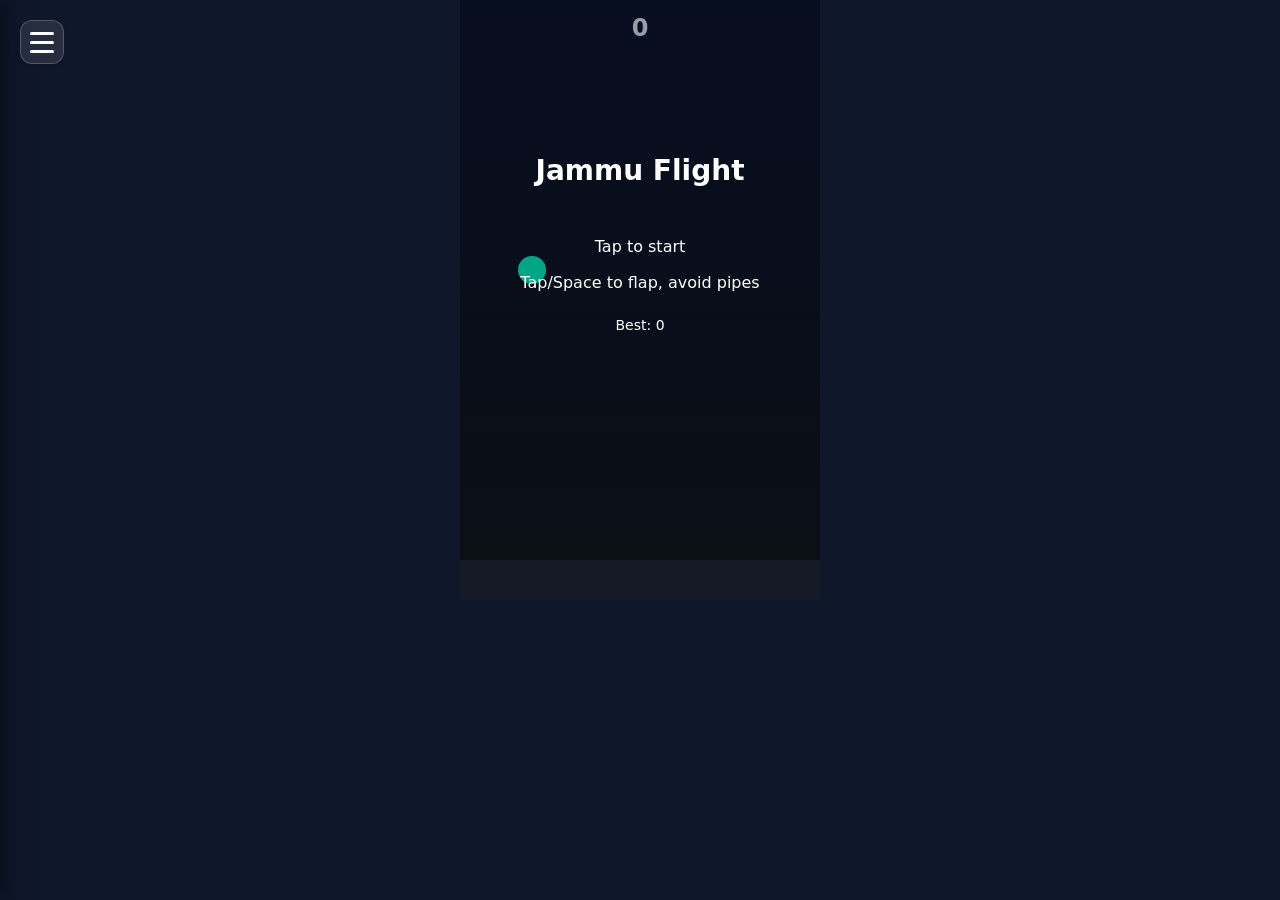
<file: index.html>
<!DOCTYPE html>
<html>

<head>
  <meta charset="UTF-8">
  <meta name="viewport" content="width=device-width, initial-scale=1.0, maximum-scale=1.0, user-scalable=no">
  <title>Jammu Flight</title>
  <style>
    body {
      margin: 0;
      overflow: hidden;
      background: #111;
      touch-action: none;
    }

    canvas {
      display: block;
      margin: auto;
      background: #222;
      max-width: 100%;
      height: auto;
      max-height: 100vh;
      object-fit: contain;
    }
  </style>
</head>

<body>
  <canvas id="game"></canvas>
  <script src="menu.js"></script>
  <script>
    (() => {
      const canvas = document.getElementById("game");
      const ctx = canvas.getContext("2d");
      canvas.width = 360;
      canvas.height = 600;
      let state = 'start';
      let player, pipes, lastSpawn, spawnInterval, speed, gap, score, best, lastTime, shake, particles, pulse;
      let ac = null, muted = false, audioReady = false;
      function resetGame() {
        player = { x: 72, y: canvas.height * 0.45, r: 14, vy: 0, rot: 0 };
        pipes = [];
        speed = 2.2;
        gap = 160;
        spawnInterval = 1400;
        lastSpawn = 0;
        score = 0;
        best = +(localStorage.getItem('jammuBest') || 0);
        lastTime = 0;
        shake = 0;
        particles = [];
        pulse = 0;
      }
      function unlockAudio() {
        if (!ac) ac = new (window.AudioContext || window.webkitAudioContext)();
        if (ac.state === 'suspended') ac.resume();
        audioReady = true;
      }
      function sfx(type) {
        if (!audioReady || muted) return;
        const t = ac.currentTime;
        const o = ac.createOscillator();
        const g = ac.createGain();
        let f = 440, dur = 0.09, curve = 'sine';
        if (type === 'flap') { f = 700; dur = 0.06; curve = 'triangle'; }
        else if (type === 'score') { f = 950; dur = 0.07; curve = 'square'; }
        else if (type === 'hit') { f = 160; dur = 0.2; curve = 'sawtooth'; }
        o.type = curve;
        o.frequency.setValueAtTime(f, t);
        g.gain.setValueAtTime(0.0001, t);
        g.gain.exponentialRampToValueAtTime(0.3, t + 0.01);
        g.gain.exponentialRampToValueAtTime(0.0001, t + dur);
        o.connect(g); g.connect(ac.destination);
        o.start(t); o.stop(t + dur + 0.02);
      }
      function spawnPipe() {
        const margin = 40;
        const range = canvas.height - margin * 2 - gap;
        const gapY = margin + Math.random() * range + gap / 2;
        const w = 56;
        pipes.push({ x: canvas.width + 20, w, gapY, gap, passed: false });
      }
      function addParticles(x, y, color) {
        for (let i = 0; i < 8; i++) {
          const a = Math.random() * Math.PI * 2;
          const s = 1 + Math.random() * 2.2;
          particles.push({ x, y, vx: Math.cos(a) * s, vy: Math.sin(a) * s, life: 1, color });
        }
      }
      function collides(p, pipe) {
        const px1 = pipe.x, px2 = pipe.x + pipe.w;
        const topY = pipe.gapY - pipe.gap / 2;
        const botY = pipe.gapY + pipe.gap / 2;
        const cx = p.x, cy = p.y, r = p.r;
        if (cx + r < px1 || cx - r > px2) return false;
        if (cy - r < topY) return true;
        if (cy + r > botY) return true;
        return false;
      }
      function drawRoundedRect(x, y, w, h, r) {
        ctx.beginPath();
        ctx.moveTo(x + r, y);
        ctx.arcTo(x + w, y, x + w, y + h, r);
        ctx.arcTo(x + w, y + h, x, y + h, r);
        ctx.arcTo(x, y + h, x, y, r);
        ctx.arcTo(x, y, x + w, y, r);
        ctx.closePath();
        ctx.fill();
      }
      function update(dt) {
        const k = dt / 16.6667;
        if (state === 'play') {
          player.vy += 0.4 * k;
          player.y += player.vy * k;
          player.rot = Math.max(-0.6, Math.min(1.0, player.vy * 0.06));
          for (let i = pipes.length - 1; i >= 0; i--) {
            const pipe = pipes[i];
            pipe.x -= speed * k;
            if (!pipe.passed && pipe.x + pipe.w < player.x) {
              pipe.passed = true;
              score += 1;
              sfx('score');
              addParticles(player.x + player.r + 2, player.y, '#0ff');
            }
            if (pipe.x + pipe.w < -10) pipes.splice(i, 1);
            if (collides(player, pipe)) {
              state = 'over';
              shake = 10;
              sfx('hit');
              if (score > best) { best = score; localStorage.setItem('jammuBest', best); }
            }
          }
          lastSpawn += dt;
          if (lastSpawn > spawnInterval) { lastSpawn = 0; spawnPipe(); }
          speed += 0.0008 * dt;
          if (gap > 110) gap -= 0.002 * dt;
          const ground = canvas.height - 40;
          if (player.y + player.r > ground || player.y - player.r < 0) {
            state = 'over';
            shake = 10;
            sfx('hit');
            if (score > best) { best = score; localStorage.setItem('jammuBest', best); }
          }
        }
        for (let i = particles.length - 1; i >= 0; i--) {
          const p = particles[i];
          p.x += p.vx * k; p.y += p.vy * k; p.vy += 0.03 * k; p.life -= 0.02 * k;
          if (p.life <= 0) particles.splice(i, 1);
        }
        pulse = Math.max(0, pulse - 0.05 * k);
        if (shake > 0) shake -= 0.6 * k;
      }
      function draw() {
        const g = ctx.createLinearGradient(0, 0, 0, canvas.height);
        g.addColorStop(0, '#0b1530');
        g.addColorStop(1, '#101820');
        ctx.fillStyle = g;
        ctx.fillRect(0, 0, canvas.width, canvas.height);
        const ground = canvas.height - 40;
        ctx.fillStyle = '#1e2a3a';
        ctx.fillRect(0, ground, canvas.width, 40);
        ctx.save();
        if (shake > 0) {
          ctx.translate((Math.random() - 0.5) * shake, (Math.random() - 0.5) * shake);
        }
        for (const pipe of pipes) {
          ctx.fillStyle = '#2ecc71';
          const topY = 0;
          const topH = pipe.gapY - pipe.gap / 2;
          drawRoundedRect(pipe.x, topY, pipe.w, topH, 6);
          const botY = pipe.gapY + pipe.gap / 2;
          drawRoundedRect(pipe.x, botY, pipe.w, canvas.height - botY - 40, 6);
          ctx.fillStyle = '#27ae60';
          ctx.fillRect(pipe.x, topH - 10, pipe.w, 10);
          ctx.fillRect(pipe.x, botY, pipe.w, 10);
        }
        for (const p of particles) {
          ctx.globalAlpha = Math.max(0, p.life);
          ctx.fillStyle = p.color || '#0ff';
          ctx.beginPath();
          ctx.arc(p.x, p.y, 2 + 2 * p.life, 0, Math.PI * 2);
          ctx.fill();
          ctx.globalAlpha = 1;
        }
        ctx.save();
        ctx.translate(player.x, player.y);
        ctx.rotate(player.rot);
        const pr = player.r * (1 + pulse * 0.15);
        ctx.fillStyle = '#00ffcc';
        ctx.beginPath();
        ctx.arc(0, 0, pr, 0, Math.PI * 2);
        ctx.fill();
        ctx.restore();
        ctx.restore();
        ctx.fillStyle = '#e9f0ff';
        ctx.font = '700 24px system-ui, Arial, sans-serif';
        ctx.textAlign = 'center';
        ctx.fillText(String(score), canvas.width / 2, 36);
        if (state === 'start') {
          ctx.fillStyle = 'rgba(0,0,0,0.35)';
          ctx.fillRect(0, 0, canvas.width, canvas.height);
          ctx.fillStyle = '#fff';
          ctx.font = '700 28px system-ui, Arial, sans-serif';
          ctx.fillText('Jammu Flight', canvas.width / 2, canvas.height * 0.3);
          ctx.font = '500 16px system-ui, Arial, sans-serif';
          ctx.fillText('Tap to start', canvas.width / 2, canvas.height * 0.42);
          ctx.fillText('Tap/Space to flap, avoid pipes', canvas.width / 2, canvas.height * 0.48);
          ctx.font = '500 14px system-ui, Arial, sans-serif';
          ctx.fillText('Best: ' + (localStorage.getItem('jammuBest') || 0), canvas.width / 2, canvas.height * 0.55);
        } else if (state === 'over') {
          ctx.fillStyle = 'rgba(0,0,0,0.45)';
          ctx.fillRect(0, 0, canvas.width, canvas.height);
          ctx.fillStyle = '#fff';
          ctx.font = '700 28px system-ui, Arial, sans-serif';
          ctx.fillText('Game Over', canvas.width / 2, canvas.height * 0.35);
          ctx.font = '600 18px system-ui, Arial, sans-serif';
          ctx.fillText('Score: ' + score + '   Best: ' + best, canvas.width / 2, canvas.height * 0.45);
          ctx.font = '500 16px system-ui, Arial, sans-serif';
          ctx.fillText('Tap to restart', canvas.width / 2, canvas.height * 0.54);
        }
      }
      function flap() {
        if (state === 'start') { startGame(); return; }
        if (state !== 'play') return;
        player.vy = -7.8;
        player.rot = -0.5;
        pulse = 1;
        addParticles(player.x - player.r - 2, player.y, '#00ffcc');
        sfx('flap');
      }
      function startGame() {
        unlockAudio();
        resetGame();
        state = 'play';
        lastTime = performance.now();
      }
      function restart() {
        resetGame();
        state = 'start';
      }
      function onPointer() {
        if (state === 'start') { startGame(); return; }
        if (state === 'play') { flap(); return; }
        if (state === 'over') { restart(); return; }
      }
      document.addEventListener('pointerdown', onPointer);
      document.addEventListener('keydown', (e) => {
        if (e.code === 'Space' || e.code === 'ArrowUp') { e.preventDefault(); onPointer(); }
        if (e.key.toLowerCase() === 'm') { muted = !muted; }
      });
      resetGame();
      function loop(t) {
        if (!lastTime) lastTime = t;
        const dt = Math.min(50, t - lastTime);
        lastTime = t;
        update(dt);
        draw();
        requestAnimationFrame(loop);
      }
      requestAnimationFrame(loop);
    })();
  </script>
</body>

</html>
</file>
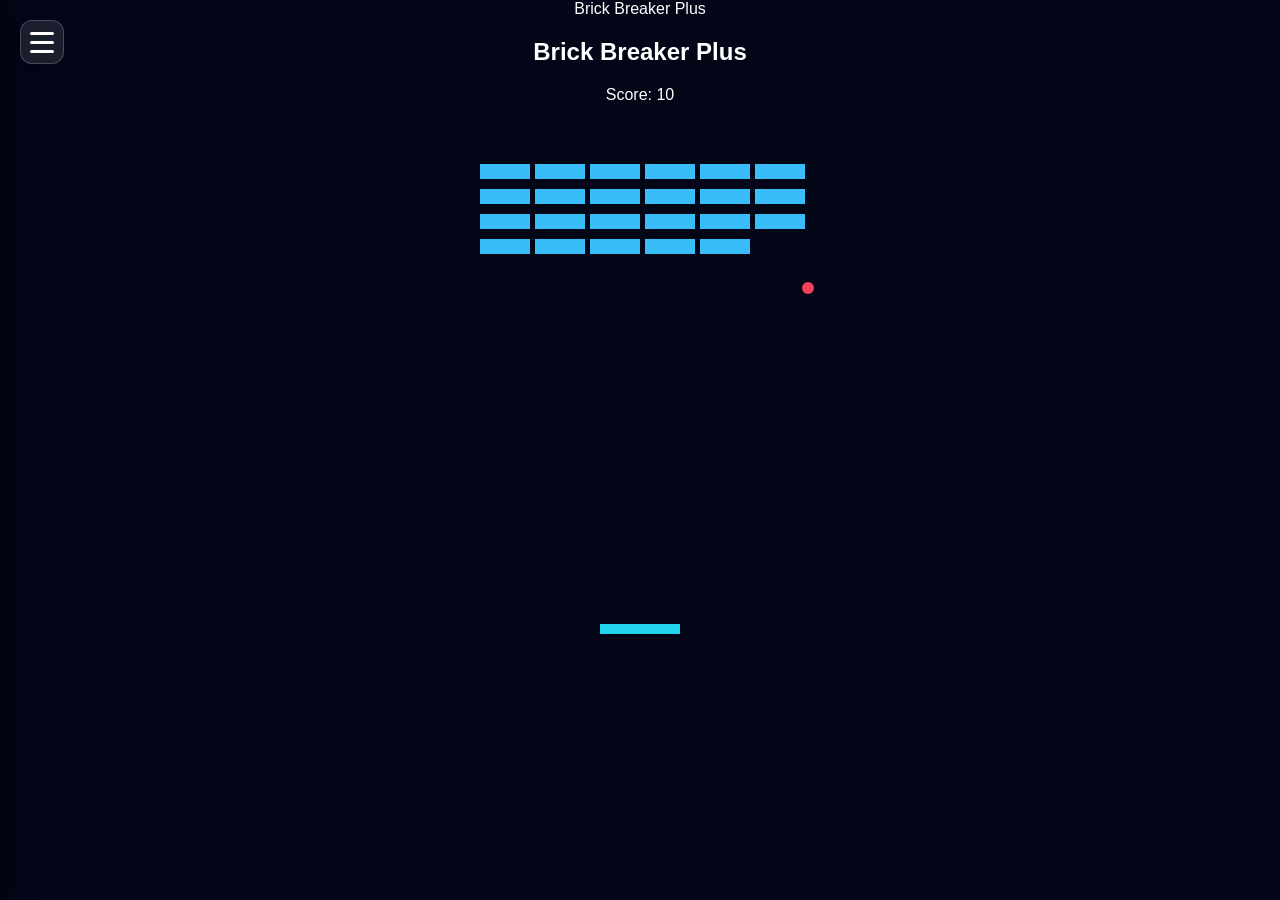
<file: BrickBreakerPlus.html>
Brick Breaker Plus

<!DOCTYPE html>
<html>

<head>
  <meta charset="UTF-8">
  <meta name="viewport" content="width=device-width, initial-scale=1.0, maximum-scale=1.0, user-scalable=no">
  <title>Brick Breaker Plus</title>
  <style>
    body {
      background: #020617;
      color: #fff;
      text-align: center;
      font-family: Arial;
      margin: 0;
      touch-action: none;
    }

    canvas {
      background: #020617;
      display: block;
      margin: 20px auto;
      border-radius: 12px;
      max-width: 100%;
      height: auto;
      max-height: 80vh;
    }
  </style>
</head>

<body>

  <h2>Brick Breaker Plus</h2>
  <div>Score: <span id="score">0</span></div>

  <canvas id="game" width="360" height="520"></canvas>

  <script>
    const c = document.getElementById("game"), ctx = c.getContext("2d");
    let paddle = { x: 140, w: 80 }, ball = { x: 180, y: 260, dx: 3, dy: -3, r: 6 };
    let bricks = [], score = 0;

    for (let r = 0; r < 4; r++)
      for (let i = 0; i < 6; i++)
        bricks.push({ x: i * 55 + 20, y: r * 25 + 40, hit: false });

    const getPos = (x) => {
      const rect = c.getBoundingClientRect();
      const scale = c.width / rect.width;
      return (x - rect.left) * scale - paddle.w / 2;
    };

    document.addEventListener("mousemove", e => paddle.x = getPos(e.clientX));
    document.addEventListener("touchmove", e => {
      e.preventDefault();
      paddle.x = getPos(e.touches[0].clientX);
    }, { passive: false });

    function draw() {
      ctx.clearRect(0, 0, c.width, c.height);

      // paddle
      ctx.fillStyle = "#22d3ee";
      ctx.fillRect(paddle.x, 500, paddle.w, 10);

      // ball
      ctx.beginPath();
      ctx.arc(ball.x, ball.y, ball.r, 0, Math.PI * 2);
      ctx.fillStyle = "#f43f5e";
      ctx.fill();

      // bricks
      bricks.forEach(b => {
        if (!b.hit) {
          ctx.fillStyle = "#38bdf8";
          ctx.fillRect(b.x, b.y, 50, 15);
        }
      });

      ball.x += ball.dx; ball.y += ball.dy;

      if (ball.x < 0 || ball.x > 360) ball.dx *= -1;
      if (ball.y < 0) ball.dy *= -1;
      if (ball.y > 520) { alert("Game Over"); reset(); return; }

      if (ball.x > paddle.x && ball.x < paddle.x + paddle.w && ball.y > 490)
        ball.dy *= -1;

      bricks.forEach(b => {
        if (!b.hit && ball.x > b.x && ball.x < b.x + 50 && ball.y > b.y && ball.y < b.y + 15) {
          b.hit = true;
          ball.dy *= -1;
          score += 10;
          document.getElementById("score").innerText = score;
        }
      });

      requestAnimationFrame(draw);
    }
    function reset() {
      score = 0;
      bricks.forEach(b => b.hit = false);
      ball = { x: 180, y: 260, dx: 3, dy: -3, r: 6 };
      draw();
    }
    draw();
  </script>
  <script src="menu.js"></script>
</body>

</html>
</file>
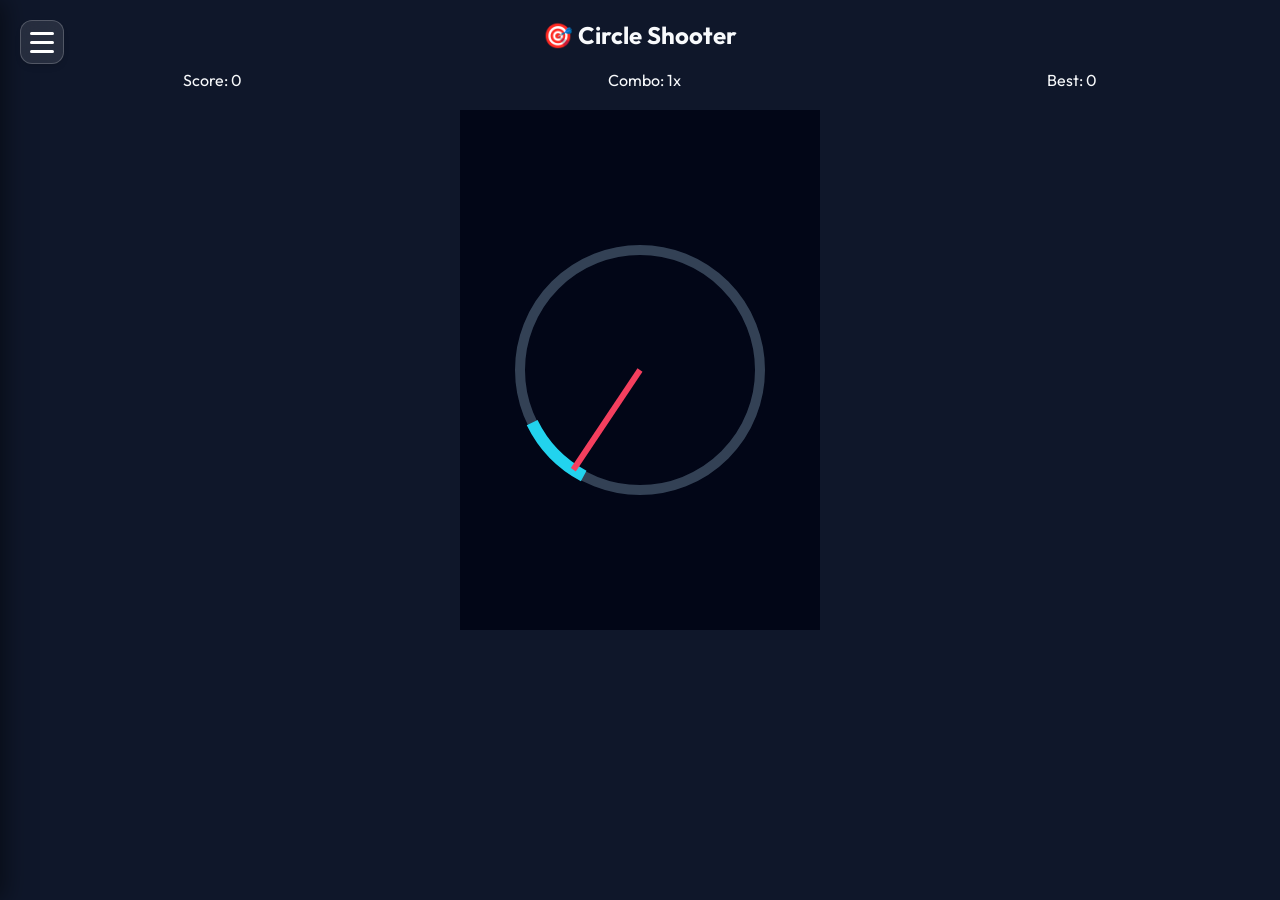
<file: CircleShooter.html>
<!DOCTYPE html>
<html lang="en">

<head>
  <meta charset="UTF-8">
  <title>Circle Shooter</title>
  <meta name="viewport" content="width=device-width, initial-scale=1.0, maximum-scale=1.0, user-scalable=no">
  <style>
    body {
      margin: 0;
      background: #020617;
      font-family: Arial, sans-serif;
      color: #fff;
      text-align: center;
      touch-action: manipulation;
    }

    canvas {
      display: block;
      margin: 20px auto;
      background: #020617;
      max-width: 100%;
      height: auto;
      max-height: 80vh;
    }

    .hud {
      display: flex;
      justify-content: space-around;
      font-size: 16px;
    }

    .btn {
      background: #22d3ee;
      color: #000;
      padding: 10px 18px;
      border-radius: 6px;
      font-weight: bold;
      margin-top: 10px;
      display: inline-block;
      cursor: pointer;
    }
  </style>
</head>

<body>

  <h2>🎯 Circle Shooter</h2>

  <div class="hud">
    <div>Score: <span id="score">0</span></div>
    <div>Combo: <span id="combo">1x</span></div>
    <div>Best: <span id="best">0</span></div>
  </div>

  <canvas id="game" width="360" height="520"></canvas>

  <div id="gameOver" style="display:none;">
    <h3>Missed!</h3>
    <div class="btn" onclick="restart()">Play Again</div>
  </div>

  <script>
    const canvas = document.getElementById("game");
    const ctx = canvas.getContext("2d");

    const cx = canvas.width / 2;
    const cy = canvas.height / 2;
    const radius = 120;

    let angle = 0;
    let speed = 0.04;
    let targetAngle = Math.random() * Math.PI * 2;
    let targetSize = Math.PI / 5;

    let score = 0;
    let combo = 1;
    let playing = true;

    let best = localStorage.getItem("circleBest") || 0;
    document.getElementById("best").innerText = best;

    canvas.addEventListener("click", shoot);
    canvas.addEventListener("touchstart", shoot);

    function shoot() {
      if (!playing) return;

      const diff = Math.abs(normalize(angle - targetAngle));
      if (diff < targetSize / 2) {
        score += combo;
        combo++;
        speed += 0.004;
        targetSize *= 0.95;
        targetAngle = Math.random() * Math.PI * 2;
      } else {
        endGame();
      }

      document.getElementById("score").innerText = score;
      document.getElementById("combo").innerText = combo + "x";
    }

    function normalize(a) {
      return Math.atan2(Math.sin(a), Math.cos(a));
    }

    function draw() {
      ctx.clearRect(0, 0, canvas.width, canvas.height);

      // Outer circle
      ctx.beginPath();
      ctx.arc(cx, cy, radius, 0, Math.PI * 2);
      ctx.strokeStyle = "#334155";
      ctx.lineWidth = 10;
      ctx.stroke();

      // Target zone
      ctx.beginPath();
      ctx.arc(
        cx,
        cy,
        radius,
        targetAngle - targetSize / 2,
        targetAngle + targetSize / 2
      );
      ctx.strokeStyle = "#22d3ee";
      ctx.lineWidth = 12;
      ctx.stroke();

      // Rotating needle
      ctx.beginPath();
      ctx.moveTo(cx, cy);
      ctx.lineTo(
        cx + Math.cos(angle) * radius,
        cy + Math.sin(angle) * radius
      );
      ctx.strokeStyle = "#f43f5e";
      ctx.lineWidth = 6;
      ctx.stroke();

      if (playing) {
        angle += speed;
      }

      requestAnimationFrame(draw);
    }

    function endGame() {
      playing = false;
      document.getElementById("gameOver").style.display = "block";

      if (score > best) {
        best = score;
        localStorage.setItem("circleBest", best);
        document.getElementById("best").innerText = best;
      }

      // 👉 SHOW INTERSTITIAL AD HERE
    }

    function restart() {
      score = 0;
      combo = 1;
      angle = 0;
      speed = 0.04;
      targetSize = Math.PI / 5;
      targetAngle = Math.random() * Math.PI * 2;
      playing = true;

      document.getElementById("score").innerText = score;
      document.getElementById("combo").innerText = combo + "x";
      document.getElementById("gameOver").style.display = "none";
    }

    draw();
  </script>

  <script src="menu.js"></script>
</body>

</html>
</file>
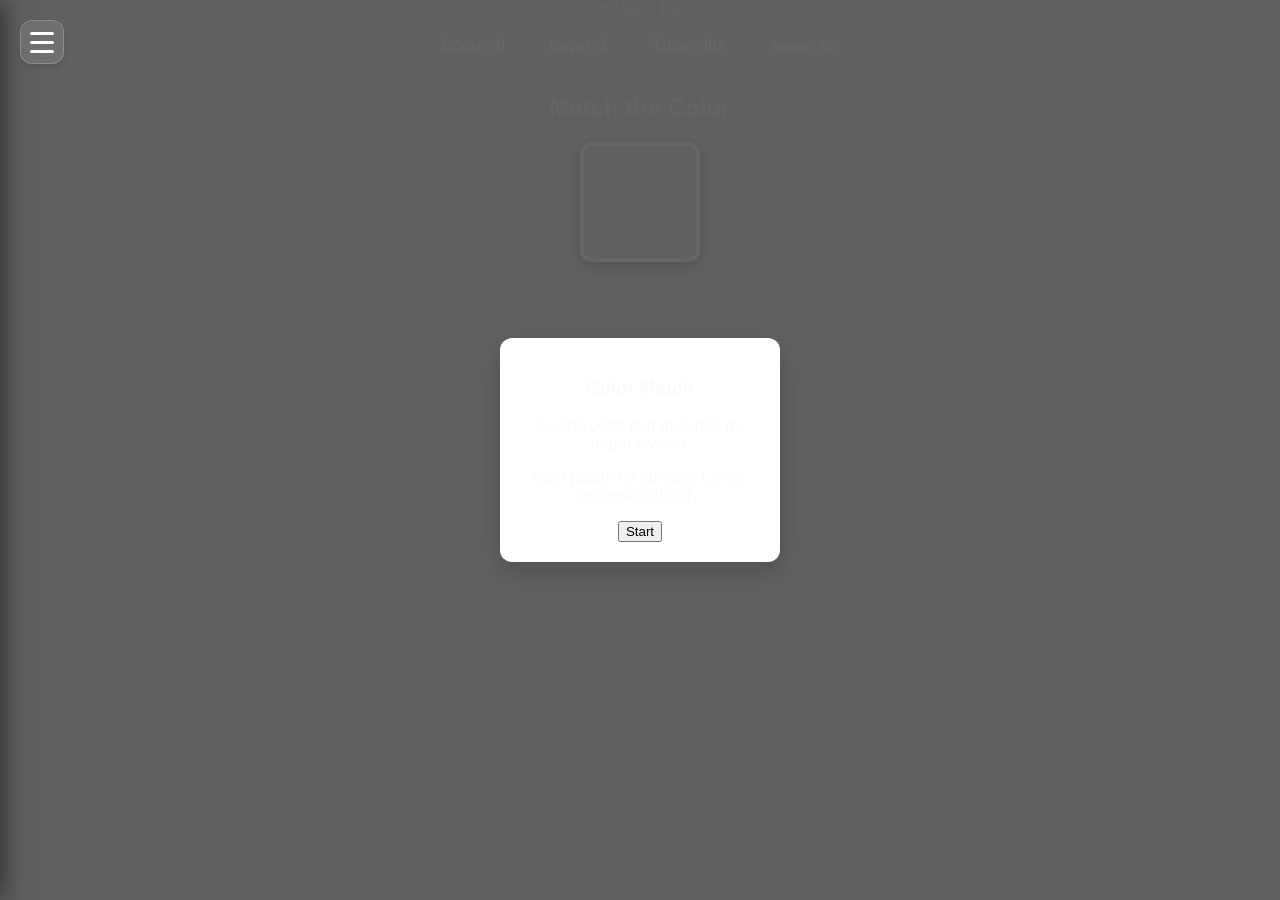
<file: colorMatch.html>
Color Match Puzzle


<!DOCTYPE html>
<html>

<head>
  <meta charset="UTF-8">
  <meta name="viewport" content="width=device-width, initial-scale=1.0, maximum-scale=1.0, user-scalable=no">
  <title>Color Match</title>
  <style>
    body {
      text-align: center;
      font-family: Arial;
      background: #f2f2f2;
      margin: 0;
      touch-action: manipulation;
    }

    .box {
      width: 100%;
      height: auto;
      aspect-ratio: 1;
      display: inline-block;
      margin: 0;
      cursor: pointer;
      border-radius: 8px;
    }
  </style>
  <style>
    #hud {
      display: flex;
      justify-content: center;
      gap: 14px;
      align-items: center;
      padding: 10px 8px;
    }

    #hud .pill {
      background: rgba(255, 255, 255, 0.1);
      color: #fff;
      border-radius: 12px;
      padding: 8px 14px;
      font-weight: 600;
      min-width: 80px;
      border: 1px solid rgba(255, 255, 255, 0.2);
      backdrop-filter: blur(4px);
    }

    #overlay {
      position: fixed;
      inset: 0;
      background: rgba(0, 0, 0, 0.6);
      display: none;
      align-items: center;
      justify-content: center;
      z-index: 10;
    }

    #overlay.show {
      display: flex;
    }

    #overlay .card {
      background: #fff;
      padding: 20px 24px;
      border-radius: 12px;
      width: 280px;
      text-align: center;
      box-shadow: 0 10px 30px rgba(0, 0, 0, 0.2);
    }

    #target {
      width: 120px;
      height: 120px;
      display: inline-block;
      border-radius: 12px;
      border: 4px solid #fff;
      box-shadow: 0 6px 16px rgba(0, 0, 0, 0.15);
    }

    #options {
      display: grid;
      grid-template-columns: repeat(3, 1fr);
      gap: 12px;
      justify-content: center;
      align-items: center;
      max-width: 340px;
      margin: 0 auto;
      padding: 0 16px;
    }

    .pop {
      position: absolute;
      color: #222;
      font-weight: 700;
      transform: translate(-50%, -50%);
      pointer-events: none;
    }
  </style>
</head>

<body>
  <div id="hud">
    <div class="pill">Score: <span id="score">0</span></div>
    <div class="pill">Level: <span id="level">1</span></div>
    <div class="pill">Time: <span id="time">30</span>s</div>
    <button id="mute" class="pill">Sound: On</button>
  </div>

  <h2>Match the Color</h2>
  <script src="menu.js"></script>
  <div id="target" class="box"></div>
  <br><br>
  <div id="options"></div>

  <script>
    document.addEventListener('DOMContentLoaded', () => {
      const palette = ["red", "blue", "green", "yellow", "purple", "orange", "pink", "cyan", "brown", "gray"];
      const targetEl = document.getElementById("target");
      const optionsEl = document.getElementById("options");
      const scoreEl = document.getElementById("score");
      const levelEl = document.getElementById("level");
      const timeEl = document.getElementById("time");
      const overlay = document.getElementById("overlay");
      const muteBtn = document.getElementById("mute");
      const startBtn = document.getElementById("startBtn");
      let state = 'start', score = 0, level = 1, streak = 0, timeLeft = 30, timerId = null, ac = null, ready = false, muted = false;
      function unlock() { if (!ac) ac = new (window.AudioContext || window.webkitAudioContext)(); if (ac.state === 'suspended') ac.resume(); ready = true; }
      function sfx(t) { if (!ready || muted) return; const now = ac.currentTime, o = ac.createOscillator(), g = ac.createGain(); let f = 600, d = 0.08, w = 'sine'; if (t === 'ok') { f = 880; w = 'triangle'; d = 0.06; } else if (t === 'bad') { f = 200; w = 'sawtooth'; d = 0.12; } o.type = w; o.frequency.setValueAtTime(f, now); g.gain.setValueAtTime(0.0001, now); g.gain.exponentialRampToValueAtTime(0.3, now + 0.01); g.gain.exponentialRampToValueAtTime(0.0001, now + d); o.connect(g); g.connect(ac.destination); o.start(now); o.stop(now + d + 0.02); }
      function setState(s) { state = s; if (s === 'start' || s === 'over') overlay.classList.add('show'); else overlay.classList.remove('show'); }
      function startGame() { unlock(); score = 0; level = 1; streak = 0; timeLeft = 30; updateHUD(); setState('play'); if (timerId) clearInterval(timerId); timerId = setInterval(() => { timeLeft -= 1; if (timeLeft <= 0) { timeLeft = 0; gameOver(); } updateHUD(); }, 1000); nextRound(); }
      function gameOver() { setState('over'); if (timerId) { clearInterval(timerId); timerId = null; } const card = overlay.querySelector('.card'); card.innerHTML = '<h3>Game Over</h3><p>Score: ' + score + '</p><p>Level: ' + level + '</p><button id="startBtn">Restart</button>'; overlay.querySelector('#startBtn').onclick = startGame; }
      function updateHUD() { scoreEl.textContent = score; levelEl.textContent = level; timeEl.textContent = timeLeft; muteBtn.textContent = 'Sound: ' + (muted ? 'Off' : 'On'); }
      function nextRound() { optionsEl.innerHTML = ''; let count = Math.min(3 + level, 6); const pick = Math.floor(Math.random() * palette.length); const target = palette[pick]; targetEl.style.background = target; const set = new Set([target]); while (set.size < count) { set.add(palette[Math.floor(Math.random() * palette.length)]); } const arr = Array.from(set); for (let i = arr.length - 1; i > 0; i--) { const j = Math.floor(Math.random() * (i + 1)); const t = arr[i]; arr[i] = arr[j]; arr[j] = t; } arr.forEach(color => { const box = document.createElement('div'); box.className = 'box'; box.style.background = color; box.onclick = () => handlePick(color, target, box); optionsEl.appendChild(box); }); }
      function pop(x, y, text, color) { const el = document.createElement('div'); el.className = 'pop'; el.style.left = x + 'px'; el.style.top = y + 'px'; el.style.color = color; el.textContent = text; document.body.appendChild(el); let a = 1, dy = -1.2; const id = setInterval(() => { a -= 0.04; y += dy; el.style.top = y + 'px'; el.style.opacity = a; if (a <= 0) { clearInterval(id); el.remove(); } }, 16); }
      function handlePick(color, target, elem) { if (state !== 'play') return; const r = elem.getBoundingClientRect(); if (color === target) { streak += 1; const gain = 100 + Math.max(0, (streak - 1) * 20); score += gain; timeLeft = Math.min(99, timeLeft + 2); sfx('ok'); pop(r.left + r.width / 2, r.top, '+' + gain, '#4ade80'); if (streak % 3 === 0) { level += 1; } updateHUD(); nextRound(); } else { streak = 0; score = Math.max(0, score - 50); timeLeft = Math.max(0, timeLeft - 3); sfx('bad'); pop(r.left + r.width / 2, r.top, '-50', '#f87171'); updateHUD(); if (timeLeft <= 0) { gameOver(); } } }
      startBtn.onclick = startGame;
      muteBtn.onclick = function () { muted = !muted; updateHUD(); };
    });
  </script>
  <div id="overlay" class="show">
    <div class="card">
      <h3>Color Match</h3>
      <p>Tap the color that matches the target swatch.</p>
      <p>Earn points for streaks. Levels increase difficulty.</p>
      <button id="startBtn">Start</button>
    </div>
  </div>
</body>

</html>
</file>
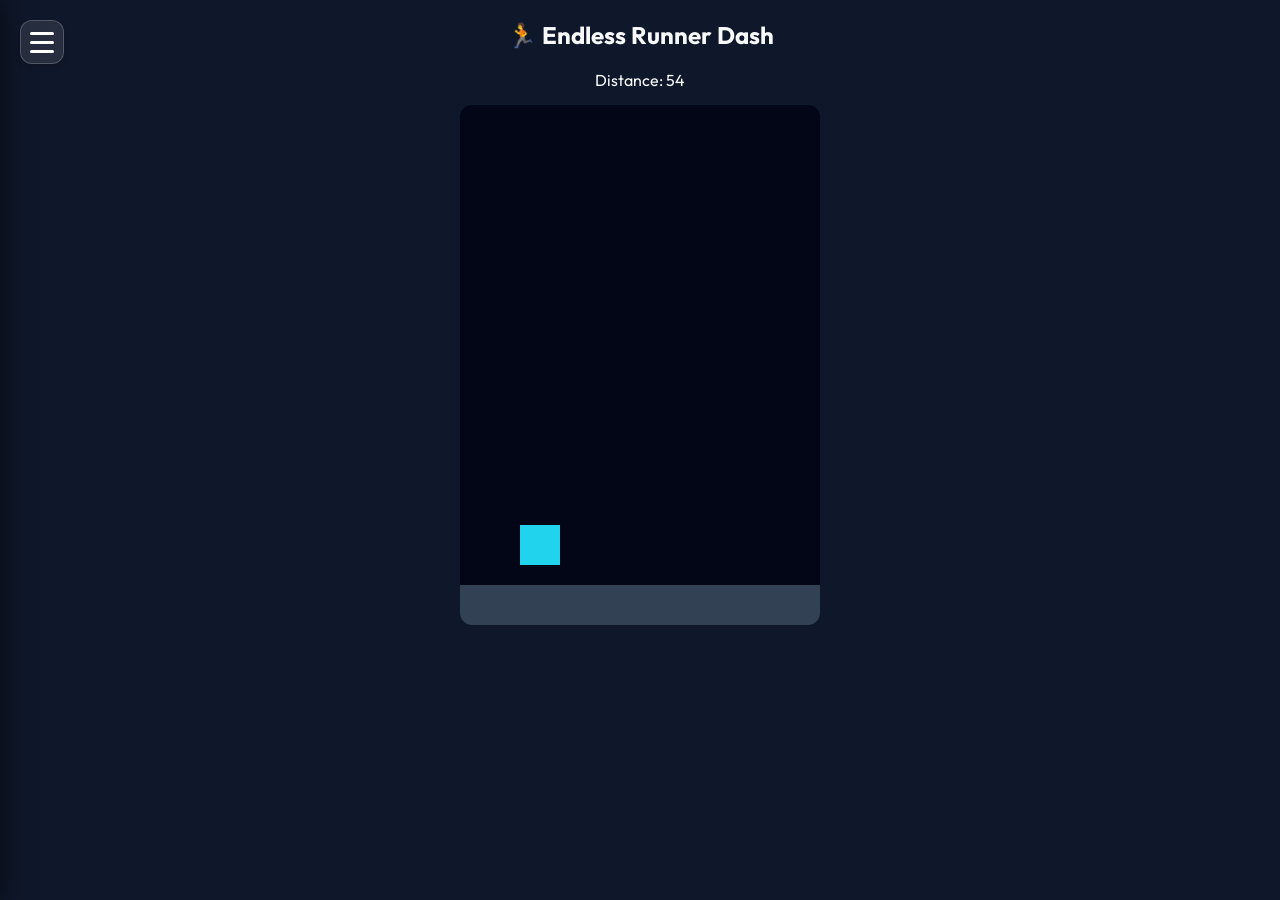
<file: EndlessRunnerDash.html>
<!DOCTYPE html>
<html>

<head>
  <meta charset="UTF-8">
  <title>Endless Runner Dash</title>
  <meta name="viewport" content="width=device-width, initial-scale=1.0, maximum-scale=1.0, user-scalable=no">
  <style>
    body {
      margin: 0;
      background: #0f172a;
      color: #fff;
      text-align: center;
      font-family: Arial;
      touch-action: manipulation;
    }

    canvas {
      background: #020617;
      display: block;
      margin: 15px auto;
      border-radius: 12px;
      max-width: 100%;
      height: auto;
      max-height: 80vh;
    }
  </style>
</head>

<body>

  <h2>🏃 Endless Runner Dash</h2>
  <div>Distance: <span id="score">0</span></div>

  <canvas id="game" width="360" height="520"></canvas>

  <script>
    const c = document.getElementById("game");
    const ctx = c.getContext("2d");

    let player, obstacles, score, speed, gravity, jumping, playing;

    function init() {
      player = { x: 60, y: 420, w: 40, h: 40, dy: 0 };
      obstacles = [];
      score = 0;
      speed = 4;
      gravity = 0.7;
      jumping = false;
      playing = true;
      document.getElementById("score").innerText = score;
    }
    init();

    document.addEventListener("click", jump);
    document.addEventListener("touchstart", jump);

    function jump() {
      if (!jumping) {
        player.dy = -12;
        jumping = true;
      }
    }

    function spawnObstacle() {
      obstacles.push({ x: 360, y: 440, w: 30, h: 40 });
    }

    function update() {
      if (!playing) return;
      ctx.clearRect(0, 0, c.width, c.height);

      // Ground
      ctx.fillStyle = "#334155";
      ctx.fillRect(0, 480, 360, 40);

      // Player
      player.dy += gravity;
      player.y += player.dy;
      if (player.y >= 420) { player.y = 420; player.dy = 0; jumping = false; }
      ctx.fillStyle = "#22d3ee";
      ctx.fillRect(player.x, player.y, player.w, player.h);

      // Obstacles
      ctx.fillStyle = "#f43f5e";
      obstacles.forEach(o => {
        o.x -= speed;
        ctx.fillRect(o.x, o.y, o.w, o.h);

        if (
          o.x < player.x + player.w &&
          o.x + o.w > player.x &&
          o.y < player.y + player.h &&
          o.y + o.h > player.y
        ) endGame();
      });

      obstacles = obstacles.filter(o => o.x > -50);

      score++;
      document.getElementById("score").innerText = score;
      if (score % 150 === 0) speed += 0.5;

      if (Math.random() < 0.02) spawnObstacle();

      requestAnimationFrame(update);
    }

    function endGame() {
      playing = false;
      alert("Run Over! Distance: " + score);
      // 👉 SHOW INTERSTITIAL AD HERE
      init();
      update();
    }

    update();
  </script>
  <script src="menu.js"></script>
</body>

</html>
</file>
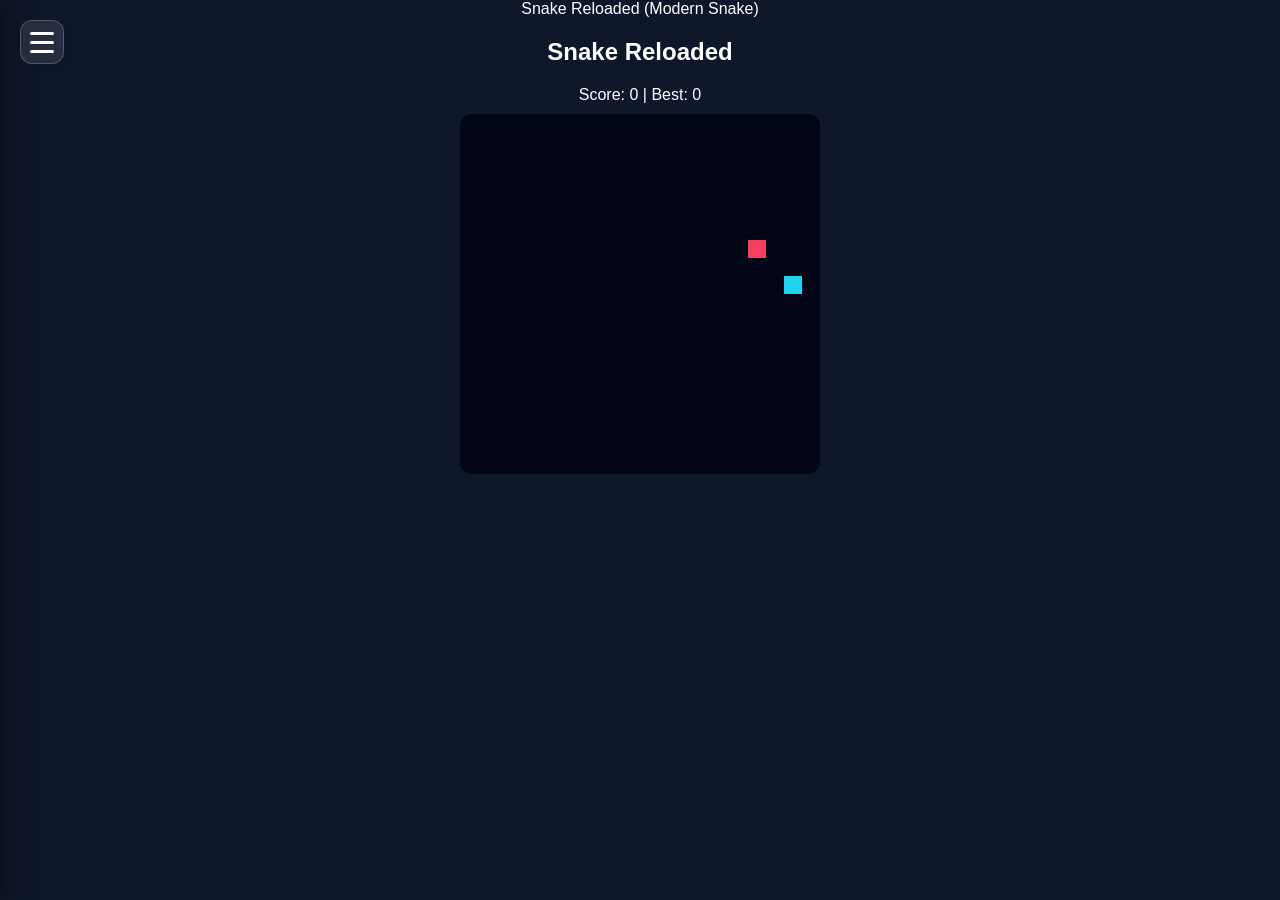
<file: Snakereloaded.html>
Snake Reloaded (Modern Snake)

<!DOCTYPE html>
<html>

<head>
  <meta charset="UTF-8">
  <meta name="viewport" content="width=device-width, initial-scale=1.0, maximum-scale=1.0, user-scalable=no">
  <title>Snake Reloaded</title>
  <style>
    body {
      background: #0f172a;
      color: #fff;
      text-align: center;
      font-family: Arial;
      margin: 0;
      touch-action: none;
    }

    canvas {
      background: #020617;
      margin-top: 10px;
      border-radius: 12px;
      max-width: 100%;
      height: auto;
      max-height: 80vh;
    }
  </style>
</head>

<body>

  <h2>Snake Reloaded</h2>
  <div>Score: <span id="score">0</span> | Best: <span id="best">0</span></div>

  <canvas id="game" width="360" height="360"></canvas>

  <script>
    const c = document.getElementById("game");
    const ctx = c.getContext("2d");
    const box = 18;

    let snake, food, dir, score, speed;
    let best = localStorage.getItem("snakeBest") || 0;
    document.getElementById("best").innerText = best;

    function init() {
      snake = [{ x: 9 * box, y: 9 * box }];
      food = spawnFood();
      dir = "RIGHT";
      score = 0;
      speed = 120;
    }
    document.addEventListener("keydown", e => {
      if (e.key === "ArrowUp" && dir !== "DOWN") dir = "UP";
      if (e.key === "ArrowDown" && dir !== "UP") dir = "DOWN";
      if (e.key === "ArrowLeft" && dir !== "RIGHT") dir = "LEFT";
      if (e.key === "ArrowRight" && dir !== "LEFT") dir = "RIGHT";
    });

    // Touch Controls
    let tsX = 0, tsY = 0;
    document.addEventListener('touchstart', e => {
      tsX = e.touches[0].clientX;
      tsY = e.touches[0].clientY;
    }, { passive: false });
    document.addEventListener('touchmove', e => { e.preventDefault(); }, { passive: false }); // Prevent scroll
    document.addEventListener('touchend', e => {
      const teX = e.changedTouches[0].clientX;
      const teY = e.changedTouches[0].clientY;
      const dx = teX - tsX, dy = teY - tsY;
      if (Math.abs(dx) > Math.abs(dy)) {
        if (Math.abs(dx) > 10) {
          if (dx > 0 && dir !== "LEFT") dir = "RIGHT";
          else if (dx < 0 && dir !== "RIGHT") dir = "LEFT";
        }
      } else {
        if (Math.abs(dy) > 10) {
          if (dy > 0 && dir !== "UP") dir = "DOWN";
          else if (dy < 0 && dir !== "DOWN") dir = "UP";
        }
      }
    });

    function spawnFood() {
      return {
        x: Math.floor(Math.random() * 20) * box,
        y: Math.floor(Math.random() * 20) * box
      };
    }

    function draw() {
      ctx.clearRect(0, 0, c.width, c.height);

      snake.forEach((s, i) => {
        ctx.fillStyle = i === 0 ? "#22d3ee" : "#0891b2";
        ctx.fillRect(s.x, s.y, box, box);
      });

      ctx.fillStyle = "#f43f5e";
      ctx.fillRect(food.x, food.y, box, box);

      let head = { ...snake[0] };
      if (dir === "UP") head.y -= box;
      if (dir === "DOWN") head.y += box;
      if (dir === "LEFT") head.x -= box;
      if (dir === "RIGHT") head.x += box;

      if (head.x < 0 || head.y < 0 || head.x >= 360 || head.y >= 360 || collision(head)) {
        gameOver();
        return;
      }

      if (head.x === food.x && head.y === food.y) {
        score++;
        document.getElementById("score").innerText = score;
        food = spawnFood();
        if (score % 5 === 0 && speed > 60) speed -= 10;
      } else {
        snake.pop();
      }
      snake.unshift(head);

      setTimeout(draw, speed);
    }

    function collision(head) {
      return snake.some(s => s.x === head.x && s.y === head.y);
    }

    function gameOver() {
      if (score > best) {
        best = score;
        localStorage.setItem("snakeBest", best);
      }
      alert("Game Over! Score: " + score);
      init();
      draw();
    }

    init();
    draw();
  </script>
  <script src="menu.js"></script>
</body>

</html>
</file>
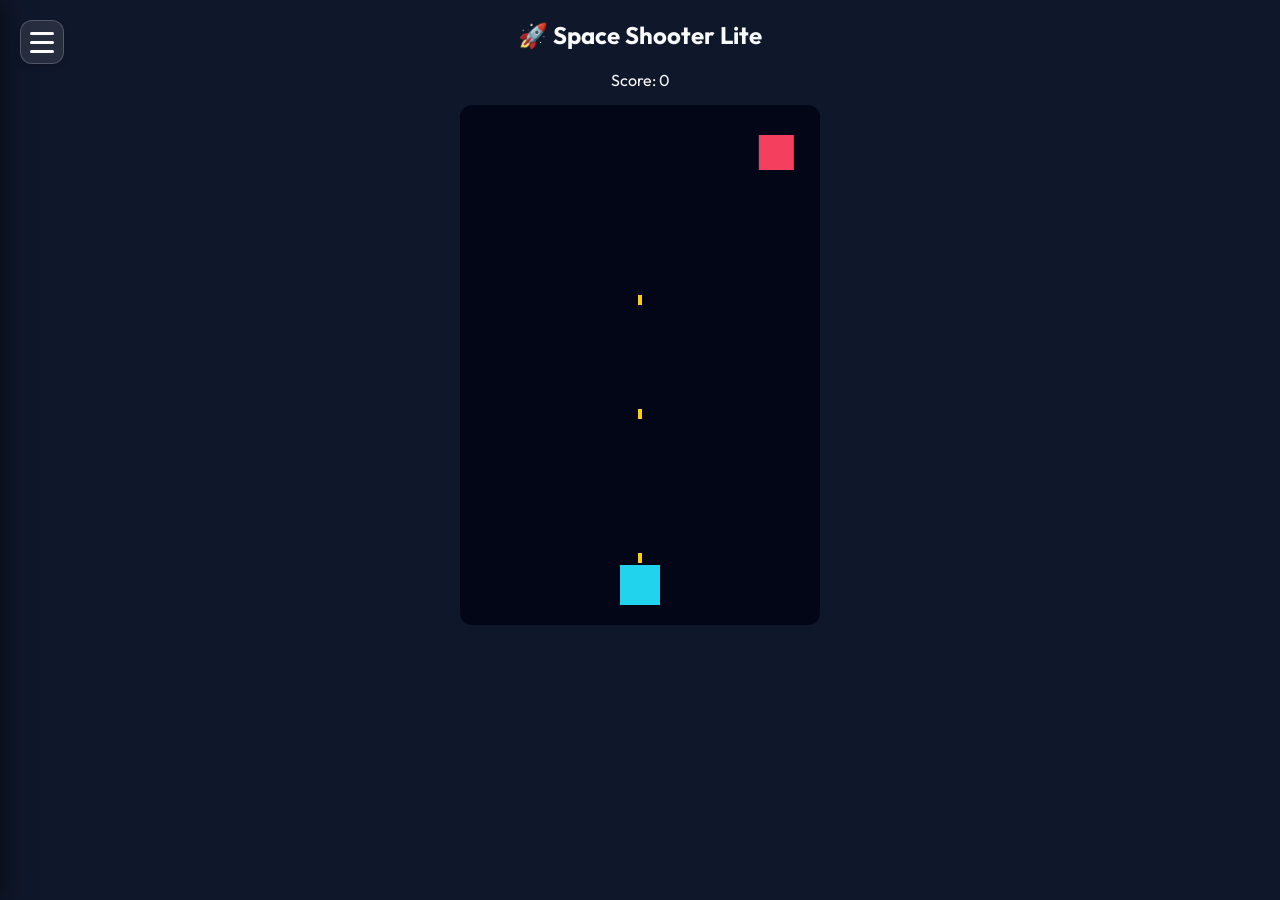
<file: SpaceShooterLite.html>
<!DOCTYPE html>
<html>

<head>
  <meta charset="UTF-8">
  <meta name="viewport" content="width=device-width, initial-scale=1.0, maximum-scale=1.0, user-scalable=no">
  <title>Space Shooter Lite</title>
  <style>
    body {
      margin: 0;
      background: #020617;
      color: #fff;
      font-family: Arial;
      text-align: center;
      touch-action: none;
    }

    canvas {
      background: #020617;
      display: block;
      margin: 15px auto;
      border-radius: 12px;
      max-width: 100%;
      height: auto;
      max-height: 80vh;
    }
  </style>
</head>

<body>

  <h2>🚀 Space Shooter Lite</h2>
  <div>Score: <span id="score">0</span></div>

  <canvas id="game" width="360" height="520"></canvas>

  <script>
    const c = document.getElementById("game");
    const ctx = c.getContext("2d");

    let player, bullets, enemies, score, speed, playing;

    function init() {
      player = { x: 160, y: 460, w: 40, h: 40 };
      bullets = [];
      enemies = [];
      score = 0;
      speed = 2;
      playing = true;
      document.getElementById("score").innerText = score;
    }
    init();

    document.addEventListener("mousemove", e => {
      const r = c.getBoundingClientRect();
      const scale = c.width / r.width; // Mouse might need scaling if window checks are weird, but usually clientX is viewport. 
      // Wait, mousemove uses local pixel coords if canvas is scaled? No, clientX is viewport. 
      // So logic: `e.clientX - r.left` is pixels in viewport. 
      // Multiplied by `c.width / r.width` gives pixels in canvas.
      player.x = (e.clientX - r.left) * scale - player.w / 2;
    });

    document.addEventListener("touchmove", e => {
      e.preventDefault();
      const r = c.getBoundingClientRect();
      const scale = c.width / r.width;
      player.x = (e.touches[0].clientX - r.left) * scale - player.w / 2;
    }, { passive: false });

    function shoot() {
      bullets.push({ x: player.x + 18, y: player.y });
    }

    setInterval(shoot, 400);

    function spawnEnemy() {
      enemies.push({
        x: Math.random() * 320,
        y: -40,
        w: 35,
        h: 35
      });
    }

    function update() {
      if (!playing) return;
      ctx.clearRect(0, 0, c.width, c.height);

      // Player
      ctx.fillStyle = "#22d3ee";
      ctx.fillRect(player.x, player.y, player.w, player.h);

      // Bullets
      ctx.fillStyle = "#facc15";
      bullets.forEach(b => {
        b.y -= 6;
        ctx.fillRect(b.x, b.y, 4, 10);
      });

      // Enemies
      ctx.fillStyle = "#f43f5e";
      enemies.forEach(e => {
        e.y += speed;
        ctx.fillRect(e.x, e.y, e.w, e.h);

        // Collision with player
        if (
          e.x < player.x + player.w &&
          e.x + e.w > player.x &&
          e.y < player.y + player.h &&
          e.y + e.h > player.y
        ) endGame();
      });

      // Bullet collision
      enemies.forEach((e, ei) => {
        bullets.forEach((b, bi) => {
          if (b.x > e.x && b.x < e.x + e.w && b.y > e.y && b.y < e.y + e.h) {
            enemies.splice(ei, 1);
            bullets.splice(bi, 1);
            score++;
            document.getElementById("score").innerText = score;
            if (score % 10 === 0) speed += 0.5;
          }
        });
      });

      bullets = bullets.filter(b => b.y > 0);
      enemies = enemies.filter(e => e.y < c.height);

      if (Math.random() < 0.03) spawnEnemy();

      requestAnimationFrame(update);
    }

    function endGame() {
      playing = false;
      alert("Game Over! Score: " + score);
      // 👉 SHOW INTERSTITIAL AD HERE
      init();
      update();
    }

    update();
  </script>
  <script src="menu.js"></script>
</body>

</html>
</file>
